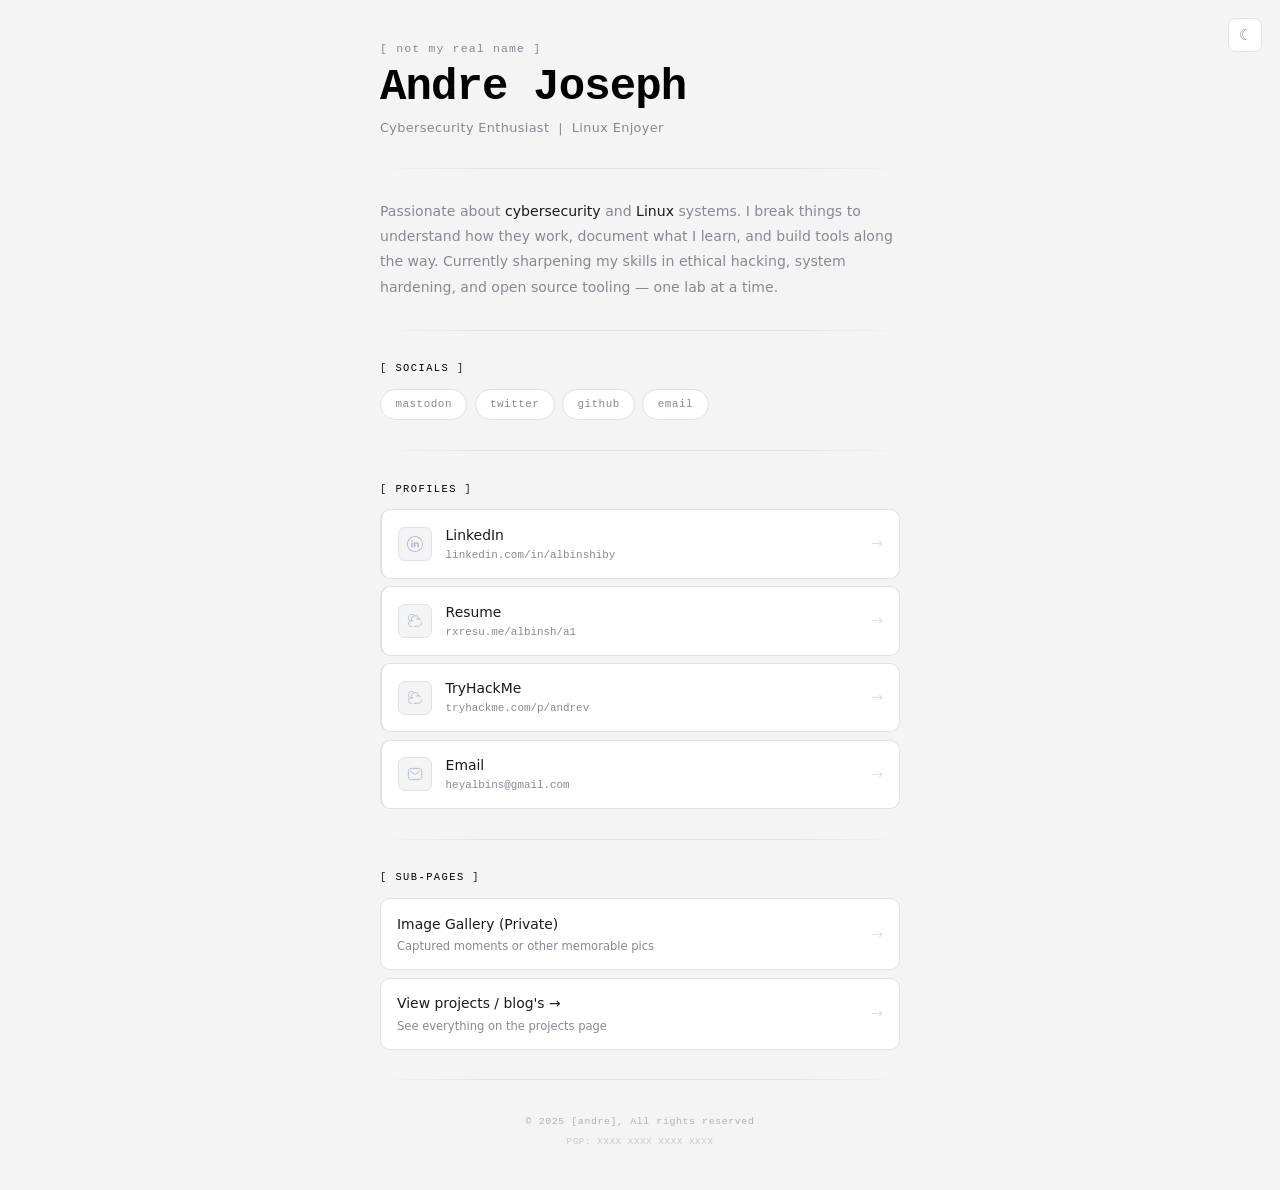
<file: index.html>
<!doctype html>
<html lang="en">
    <head>
        <meta charset="UTF-8" />
        <meta name="viewport" content="width=device-width, initial-scale=1.0" />
        <title>Andre Joseph — Just happen to be here</title>
        <meta
            name="description"
            content="Andre — Cybersecurity enthusiast and Linux nerd. Breaking things, learning how they work, and building tools along the way."
        />
        <meta name="author" content="Andre" />
        <meta name="theme-color" content="#0e0e0f" />
        <meta property="og:title" content="Andre — Cybersecurity Enthusiast" />
        <meta
            property="og:description"
            content="Cybersecurity enthusiast and Linux nerd. Breaking things, learning how they work, and building tools along the way."
        />
        <meta property="og:type" content="website" />
        <meta property="og:url" content="https://avdrevygh.github.io/" />
        <link rel="canonical" href="https://avdrevygh.github.io/" />
        <meta name="twitter:card" content="summary" />
        <meta name="twitter:title" content="Andre — Cybersecurity Enthusiast" />
        <meta
            name="twitter:description"
            content="Cybersecurity enthusiast and Linux nerd. Breaking things, learning how they work, and building tools along the way."
        />
        <link rel="icon" type="image/svg+xml" href="assets/icons/ghost.png" />
        <link rel="stylesheet" href="assets/css/main.css" />
    </head>
    <body>
        <button
            class="toggle-btn"
            onclick="toggleTheme()"
            title="Toggle light/dark mode"
            aria-label="Toggle light/dark mode"
        >
            <span id="theme-icon">☀</span>
        </button>

        <main class="card">
            <!-- ── Header ── -->
            <header>
                <p class="handle">[ not my real name ]</p>
                <h1 class="name">Andre Joseph</h1>
                <p class="subheading">
                    Cybersecurity Enthusiast &nbsp;|&nbsp; Linux Enjoyer
                </p>
            </header>

            <div class="divider"></div>

            <!-- ── Intro ── -->
            <p class="intro">
                Passionate about <strong>cybersecurity</strong> and
                <strong>Linux</strong> systems. I break things to understand how
                they work, document what I learn, and build tools along the way.
                Currently sharpening my skills in ethical hacking, system
                hardening, and open source tooling — one lab at a time.
            </p>

            <div class="divider"></div>

            <!-- ── Socials ── -->
            <!-- TO ADD: copy any social-pill line, update href and text -->
            <section>
                <p class="section-label">Socials</p>
                <div class="socials">
                    <a
                        class="social-pill"
                        href="#"
                        target="_blank"
                        rel="noopener noreferrer"
                        >mastodon</a
                    >
                    <a
                        class="social-pill"
                        href="#"
                        target="_blank"
                        rel="noopener noreferrer"
                        >twitter</a
                    >

                    <a
                        class="social-pill"
                        href="https://github.com/avdrevygh"
                        target="_blank"
                        rel="noopener noreferrer"
                        >github</a
                    >
                    <a
                        class="social-pill"
                        href="mailto:heyalbins@gmail.com"
                        target="_blank"
                        rel="noopener noreferrer"
                        >email</a
                    >

                    <!-- add more pills here -->
                </div>
            </section>

            <div class="divider"></div>

            <!-- ── Profiles ── -->
            <!-- TO ADD: copy any link-item block, update href, link-name, link-handle, img src -->
            <section>
                <p class="section-label">Profiles</p>
                <nav class="links">
                    <a
                        class="link-item"
                        href="https://www.linkedin.com/in/albinshiby"
                        target="_blank"
                        rel="noopener noreferrer"
                    >
                        <div class="link-left">
                            <div class="link-icon">
                                <img
                                    src="assets/icons/linkedin.svg"
                                    alt="LinkedIn"
                                />
                            </div>
                            <div class="link-info">
                                <span class="link-name">LinkedIn</span>
                                <span class="link-handle"
                                    >linkedin.com/in/albinshiby</span
                                >
                            </div>
                        </div>
                        <span class="link-arrow">→</span>
                    </a>

                    <a
                        class="link-item"
                        href="https://rxresu.me/albinsh/a1"
                        target="_blank"
                        rel="noopener noreferrer"
                    >
                        <div class="link-left">
                            <div class="link-icon">
                                <img
                                    src="assets/icons/tryhackme.svg"
                                    alt="TryHackMe"
                                />
                            </div>
                            <div class="link-info">
                                <span class="link-name">Resume</span>
                                <span class="link-handle"
                                    >rxresu.me/albinsh/a1</span
                                >
                            </div>
                        </div>
                        <span class="link-arrow">→</span>
                    </a>
                    <a
                        class="link-item"
                        href="https://tryhackme.com/p/andrev"
                        target="_blank"
                        rel="noopener noreferrer"
                    >
                        <div class="link-left">
                            <div class="link-icon">
                                <img
                                    src="assets/icons/tryhackme.svg"
                                    alt="TryHackMe"
                                />
                            </div>
                            <div class="link-info">
                                <span class="link-name">TryHackMe</span>
                                <span class="link-handle"
                                    >tryhackme.com/p/andrev</span
                                >
                            </div>
                        </div>
                        <span class="link-arrow">→</span>
                    </a>

                    <a class="link-item" href="mailto:heyalbins@gmail.com">
                        <div class="link-left">
                            <div class="link-icon">
                                <img src="assets/icons/email.svg" alt="Email" />
                            </div>
                            <div class="link-info">
                                <span class="link-name">Email</span>
                                <span class="link-handle"
                                    >heyalbins@gmail.com</span
                                >
                            </div>
                        </div>
                        <span class="link-arrow">→</span>
                    </a>
                </nav>
            </section>

            <div class="divider"></div>

            <!-- ── Projects ── -->
            <!-- TO ADD: copy any port-card block, update href, port-title, port-desc, port-tag -->
            <section>
                <p class="section-label">Sub-Pages</p>
                <div class="port-grid">
                    <a
                        class="port-card"
                        href="photos/index.html"
                        target="_blank"
                    >
                        <div class="port-info">
                            <span class="port-title"
                                >Image Gallery (Private)</span
                            >
                            <span class="port-desc"
                                >Captured moments or other memorable pics</span
                            >
                        </div>
                        <div class="port-meta">
                            <!-- --  <span class="port-tag">good-ads</span> -->
                            <span class="port-arrow">→</span>
                        </div>
                    </a>

                    <a class="port-card" href="pages/projects.html">
                        <div class="port-info">
                            <span class="port-title"
                                >View projects / blog's →</span
                            >
                            <span class="port-desc"
                                >See everything on the projects page</span
                            >
                        </div>
                        <div class="port-meta">
                            <span class="port-arrow">→</span>
                        </div>
                    </a>
                </div>
            </section>

            <div class="divider"></div>

            <footer class="footer">
                © 2025 [andre], All rights reserved
                <br />
                <span class="pgp">PGP: XXXX XXXX XXXX XXXX</span>
            </footer>
        </main>

        <script>
            const root = document.documentElement;
            const icon = document.getElementById("theme-icon");

            // System theme (fallback = light)
            function getSystemTheme() {
                return window.matchMedia("(prefers-color-scheme: dark)").matches
                    ? "dark"
                    : "light";
            }

            // Apply theme
            function applyTheme(theme) {
                root.classList.toggle("light", theme === "light");
                icon.textContent = theme === "light" ? "☾" : "☀";
            }

            // Get theme (session OR system)
            function getTheme() {
                try {
                    return sessionStorage.getItem("theme") || getSystemTheme();
                } catch {
                    return getSystemTheme();
                }
            }

            // Toggle theme (store in session only)
            function toggleTheme() {
                const current = root.classList.contains("light")
                    ? "light"
                    : "dark";
                const next = current === "light" ? "dark" : "light";

                try {
                    sessionStorage.setItem("theme", next);
                } catch {}

                applyTheme(next);
            }

            // Initial load
            applyTheme(getTheme());
        </script>
    </body>
</html>
</file>
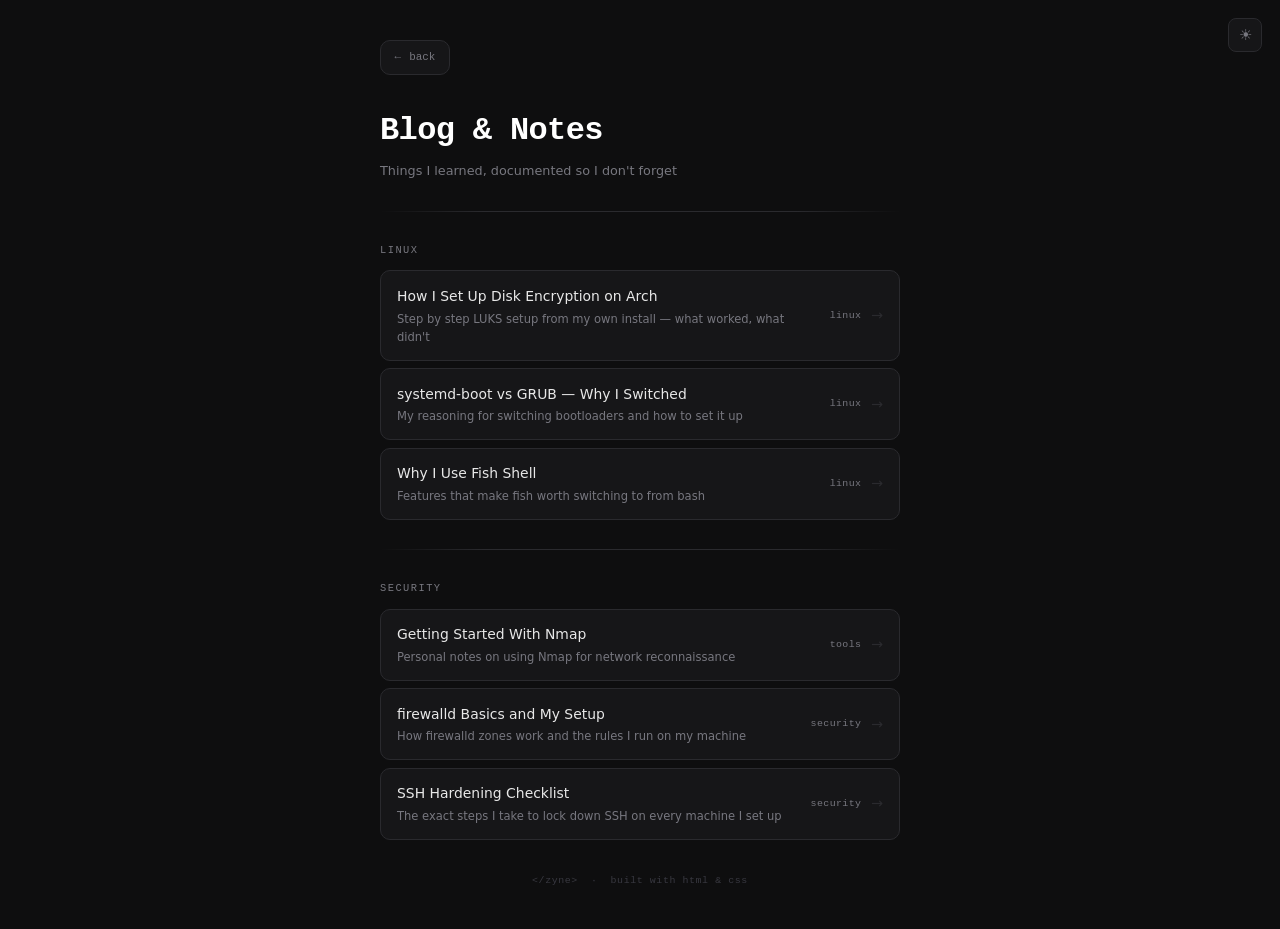
<file: pages/blog.html>
<!DOCTYPE html>
<html lang="en">
<head>
  <meta charset="UTF-8" />
  <meta name="viewport" content="width=device-width, initial-scale=1.0" />
  <title>Blog — Zyne</title>
  <meta name="description" content="Blog posts and notes on cybersecurity and Linux by Zyne." />
  <meta name="author" content="Zyne" />
  <meta name="theme-color" content="#0e0e0f" />
  <link rel="icon" type="image/svg+xml" href="data:image/svg+xml,<svg xmlns='http://www.w3.org/2000/svg' viewBox='0 0 32 32'><rect width='32' height='32' rx='6' fill='%230e0e0f'/><rect x='6' y='20' width='14' height='4' rx='1' fill='%23e8e8e8'/></svg>" />
  <link rel="stylesheet" href="../assets/css/inner.css" />
</head>
<body>

  <button class="toggle-btn" onclick="toggleTheme()" title="Toggle light/dark mode" aria-label="Toggle light/dark mode">
    <span id="theme-icon">☀</span>
  </button>

  <main class="card">

    <a class="back-btn" href="../index.html"><span class="back-arrow">←</span> back</a>

    <header>
      <h1 class="page-title">Blog &amp; Notes</h1>
      <p class="page-sub">Things I learned, documented so I don't forget</p>
    </header>

    <div class="divider"></div>

    <!-- Linux — TO ADD: copy any port-card block, update href, port-title, port-desc, port-tag -->
    <section>
      <p class="section-label">Linux</p>
      <div class="port-grid">

        <a class="port-card" href="https://github.com/yourusername/notes/blob/main/luks-setup.md" target="_blank" rel="noopener noreferrer">
          <div class="port-info">
            <span class="port-title">How I Set Up Disk Encryption on Arch</span>
            <span class="port-desc">Step by step LUKS setup from my own install — what worked, what didn't</span>
          </div>
          <div class="port-meta"><span class="port-tag">linux</span><span class="port-arrow">→</span></div>
        </a>

        <a class="port-card" href="https://github.com/yourusername/notes/blob/main/systemd-boot.md" target="_blank" rel="noopener noreferrer">
          <div class="port-info">
            <span class="port-title">systemd-boot vs GRUB — Why I Switched</span>
            <span class="port-desc">My reasoning for switching bootloaders and how to set it up</span>
          </div>
          <div class="port-meta"><span class="port-tag">linux</span><span class="port-arrow">→</span></div>
        </a>

        <a class="port-card" href="https://github.com/yourusername/notes/blob/main/fish-shell.md" target="_blank" rel="noopener noreferrer">
          <div class="port-info">
            <span class="port-title">Why I Use Fish Shell</span>
            <span class="port-desc">Features that make fish worth switching to from bash</span>
          </div>
          <div class="port-meta"><span class="port-tag">linux</span><span class="port-arrow">→</span></div>
        </a>

      </div>
    </section>

    <div class="divider"></div>

    <!-- Security -->
    <section>
      <p class="section-label">Security</p>
      <div class="port-grid">

        <a class="port-card" href="https://github.com/yourusername/notes/blob/main/nmap-guide.md" target="_blank" rel="noopener noreferrer">
          <div class="port-info">
            <span class="port-title">Getting Started With Nmap</span>
            <span class="port-desc">Personal notes on using Nmap for network reconnaissance</span>
          </div>
          <div class="port-meta"><span class="port-tag">tools</span><span class="port-arrow">→</span></div>
        </a>

        <a class="port-card" href="https://github.com/yourusername/notes/blob/main/firewalld.md" target="_blank" rel="noopener noreferrer">
          <div class="port-info">
            <span class="port-title">firewalld Basics and My Setup</span>
            <span class="port-desc">How firewalld zones work and the rules I run on my machine</span>
          </div>
          <div class="port-meta"><span class="port-tag">security</span><span class="port-arrow">→</span></div>
        </a>

        <a class="port-card" href="https://github.com/yourusername/notes/blob/main/ssh-hardening.md" target="_blank" rel="noopener noreferrer">
          <div class="port-info">
            <span class="port-title">SSH Hardening Checklist</span>
            <span class="port-desc">The exact steps I take to lock down SSH on every machine I set up</span>
          </div>
          <div class="port-meta"><span class="port-tag">security</span><span class="port-arrow">→</span></div>
        </a>

      </div>
    </section>

    <footer class="footer">&lt;/zyne&gt; &nbsp;·&nbsp; built with html &amp; css</footer>

  </main>

  <script>
    const root = document.documentElement;
    const icon = document.getElementById('theme-icon');
    function applyTheme(t) { root.classList.toggle('light', t === 'light'); icon.textContent = t === 'light' ? '☾' : '☀'; }
    function toggleTheme() { const next = root.classList.contains('light') ? 'dark' : 'light'; localStorage.setItem('theme', next); applyTheme(next); }
    applyTheme(localStorage.getItem('theme') || 'dark');
  </script>

</body>
</html>
</file>
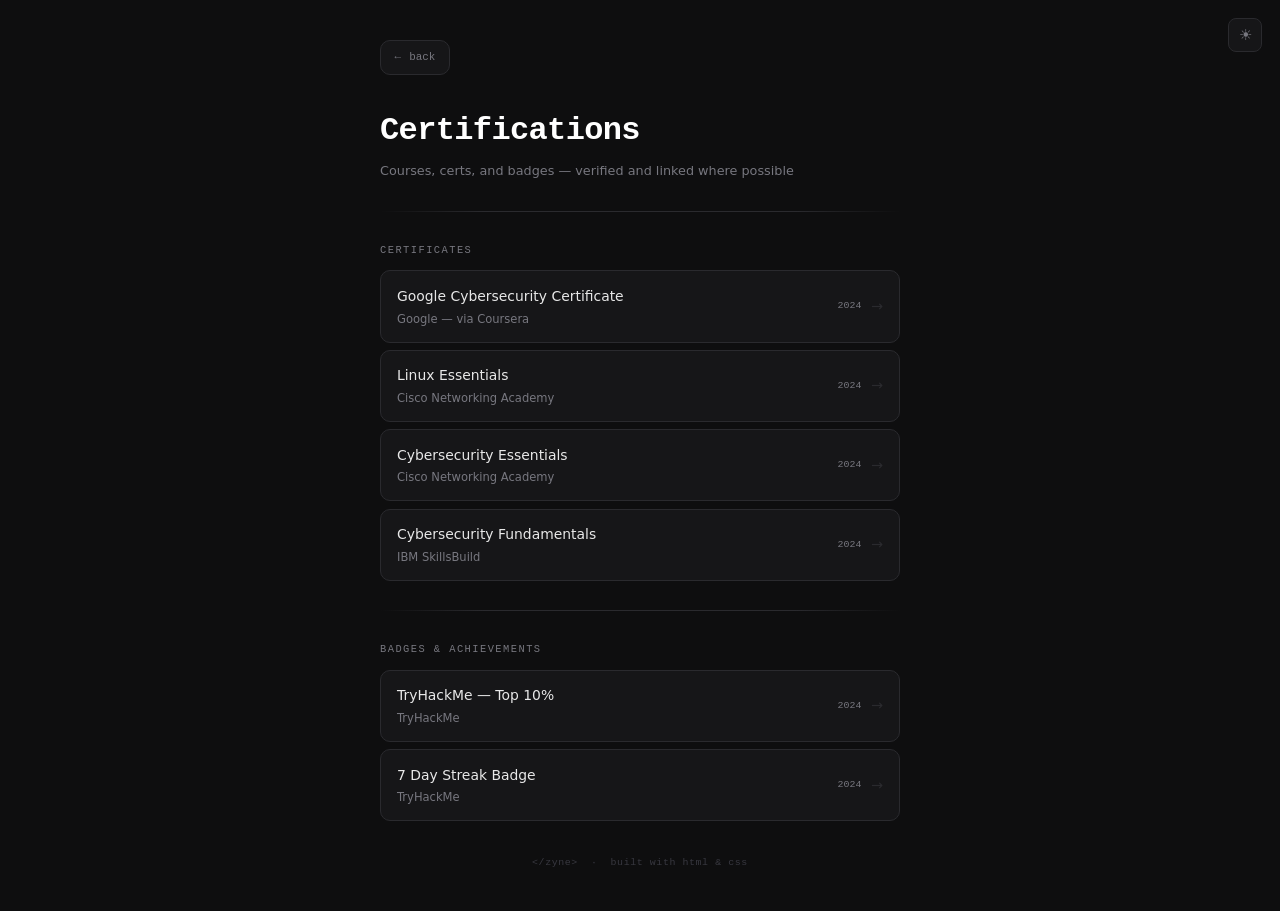
<file: pages/certs.html>
<!DOCTYPE html>
<html lang="en">
<head>
  <meta charset="UTF-8" />
  <meta name="viewport" content="width=device-width, initial-scale=1.0" />
  <title>Certifications — Zyne</title>
  <meta name="description" content="Certifications and badges earned by Zyne." />
  <meta name="author" content="Zyne" />
  <meta name="theme-color" content="#0e0e0f" />
  <link rel="icon" type="image/svg+xml" href="data:image/svg+xml,<svg xmlns='http://www.w3.org/2000/svg' viewBox='0 0 32 32'><rect width='32' height='32' rx='6' fill='%230e0e0f'/><rect x='6' y='20' width='14' height='4' rx='1' fill='%23e8e8e8'/></svg>" />
  <link rel="stylesheet" href="../assets/css/inner.css" />
</head>
<body>

  <button class="toggle-btn" onclick="toggleTheme()" title="Toggle light/dark mode" aria-label="Toggle light/dark mode">
    <span id="theme-icon">☀</span>
  </button>

  <main class="card">

    <a class="back-btn" href="../index.html"><span class="back-arrow">←</span> back</a>

    <header>
      <h1 class="page-title">Certifications</h1>
      <p class="page-sub">Courses, certs, and badges — verified and linked where possible</p>
    </header>

    <div class="divider"></div>

    <!-- Certificates — TO ADD: copy any cert-card block, update href, cert-title, cert-issuer, cert-year -->
    <!-- No link? Change <a class="cert-card" href="..."> to <div class="cert-card static"> and close with </div> -->
    <section>
      <p class="section-label">Certificates</p>
      <div class="cert-grid">

        <a class="cert-card" href="https://coursera.org/verify/example" target="_blank" rel="noopener noreferrer">
          <div class="cert-info">
            <span class="cert-title">Google Cybersecurity Certificate</span>
            <span class="cert-issuer">Google — via Coursera</span>
          </div>
          <div class="cert-meta"><span class="cert-year">2024</span><span class="cert-arrow">→</span></div>
        </a>

        <a class="cert-card" href="https://netacad.com" target="_blank" rel="noopener noreferrer">
          <div class="cert-info">
            <span class="cert-title">Linux Essentials</span>
            <span class="cert-issuer">Cisco Networking Academy</span>
          </div>
          <div class="cert-meta"><span class="cert-year">2024</span><span class="cert-arrow">→</span></div>
        </a>

        <a class="cert-card" href="https://netacad.com" target="_blank" rel="noopener noreferrer">
          <div class="cert-info">
            <span class="cert-title">Cybersecurity Essentials</span>
            <span class="cert-issuer">Cisco Networking Academy</span>
          </div>
          <div class="cert-meta"><span class="cert-year">2024</span><span class="cert-arrow">→</span></div>
        </a>

        <a class="cert-card" href="https://skillsbuild.org" target="_blank" rel="noopener noreferrer">
          <div class="cert-info">
            <span class="cert-title">Cybersecurity Fundamentals</span>
            <span class="cert-issuer">IBM SkillsBuild</span>
          </div>
          <div class="cert-meta"><span class="cert-year">2024</span><span class="cert-arrow">→</span></div>
        </a>

      </div>
    </section>

    <div class="divider"></div>

    <!-- Badges -->
    <section>
      <p class="section-label">Badges &amp; Achievements</p>
      <div class="cert-grid">

        <a class="cert-card" href="https://tryhackme.com/p/yourusername" target="_blank" rel="noopener noreferrer">
          <div class="cert-info">
            <span class="cert-title">TryHackMe — Top 10%</span>
            <span class="cert-issuer">TryHackMe</span>
          </div>
          <div class="cert-meta"><span class="cert-year">2024</span><span class="cert-arrow">→</span></div>
        </a>

        <a class="cert-card" href="https://tryhackme.com/p/yourusername" target="_blank" rel="noopener noreferrer">
          <div class="cert-info">
            <span class="cert-title">7 Day Streak Badge</span>
            <span class="cert-issuer">TryHackMe</span>
          </div>
          <div class="cert-meta"><span class="cert-year">2024</span><span class="cert-arrow">→</span></div>
        </a>

      </div>
    </section>

    <footer class="footer">&lt;/zyne&gt; &nbsp;·&nbsp; built with html &amp; css</footer>

  </main>

  <script>
    const root = document.documentElement;
    const icon = document.getElementById('theme-icon');
    function applyTheme(t) { root.classList.toggle('light', t === 'light'); icon.textContent = t === 'light' ? '☾' : '☀'; }
    function toggleTheme() { const next = root.classList.contains('light') ? 'dark' : 'light'; localStorage.setItem('theme', next); applyTheme(next); }
    applyTheme(localStorage.getItem('theme') || 'dark');
  </script>

</body>
</html>
</file>
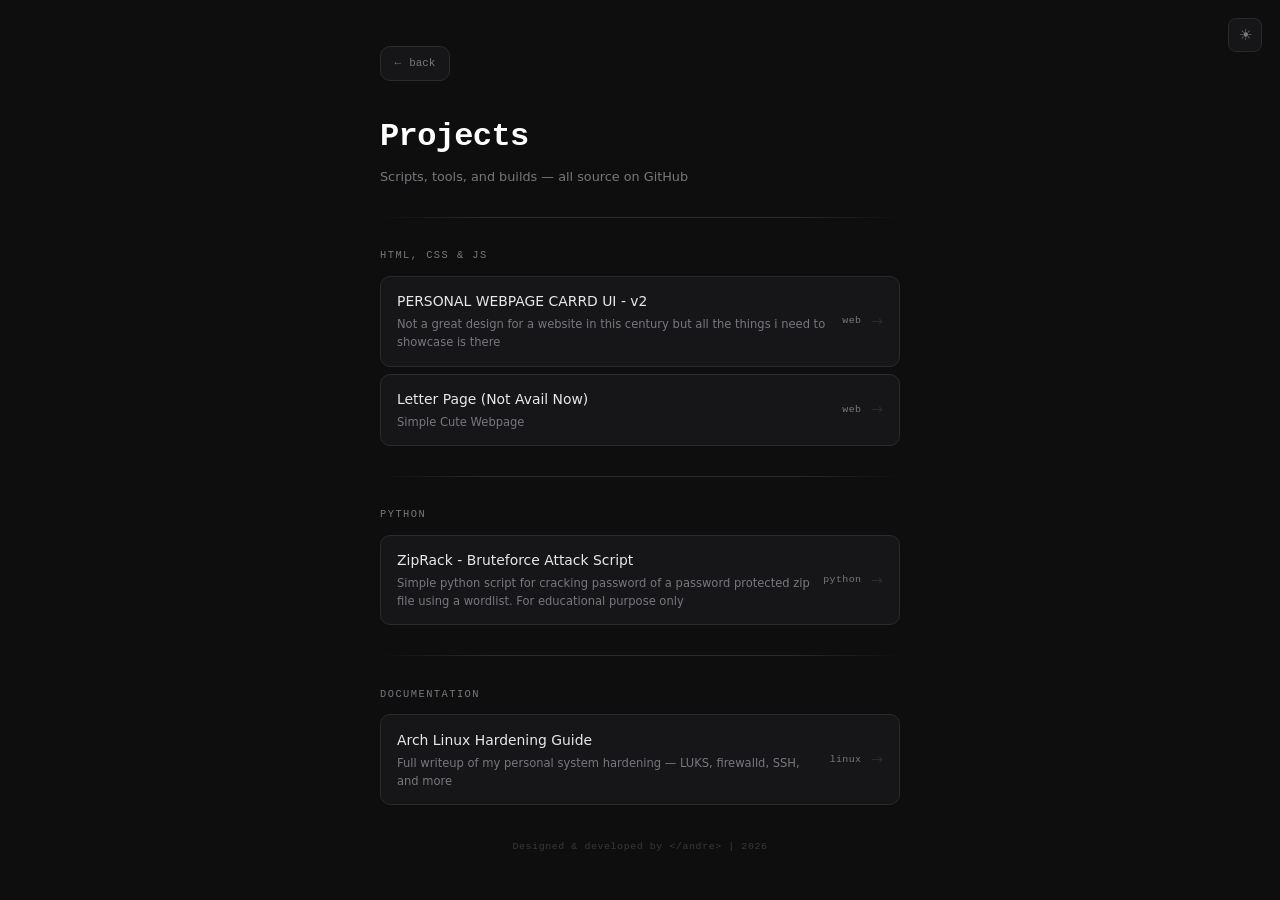
<file: pages/projects.html>
<!doctype html>
<html lang="en">
    <head>
        <meta charset="UTF-8" />
        <meta name="viewport" content="width=device-width, initial-scale=1.0" />
        <title>Projects — Andre</title>
        <meta
            name="description"
            content="Security scripts, tools, and Linux projects by Zyne."
        />
        <meta name="author" content="Zyne" />
        <meta name="theme-color" content="#0e0e0f" />
        <meta property="og:title" content="Projects — Andre" />
        <meta
            property="og:description"
            content="Security scripts, tools, and Linux projects by Andre."
        />
        <meta property="og:type" content="website" />
        <meta
            property="og:url"
            content="https://andreviaaa.github.io/pages/projects.html"
        />
        <link
            rel="canonical"
            href="https://andreviaaa.github.io/pages/projects.html"
        />
        <meta name="twitter:card" content="summary" />
        <link
            rel="icon"
            type="image/svg+xml"
            href="data:image/svg+xml,<svg xmlns='http://www.w3.org/2000/svg' viewBox='0 0 32 32'><rect width='32' height='32' rx='6' fill='%230e0e0f'/><rect x='6' y='20' width='14' height='4' rx='1' fill='%23e8e8e8'/></svg>"
        />
        <link rel="stylesheet" href="../assets/css/inner.css" />
    </head>
    <body>
        <button
            class="toggle-btn"
            onclick="toggleTheme()"
            title="Toggle light/dark mode"
            aria-label="Toggle light/dark mode"
        >
            <span id="theme-icon">☀</span>
        </button>

        <main class="card">
            <a class="back-btn" href="../index.html"
                ><span class="back-arrow">←</span> back</a
            >

            <header>
                <h1 class="page-title">Projects</h1>
                <p class="page-sub">
                    Scripts, tools, and builds — all source on GitHub
                </p>
            </header>

            <div class="divider"></div>

            <!-- Bash / Shell — TO ADD: copy any port-card block, update href, port-title, port-desc, port-tag -->
            <section>
                <p class="section-label">HTML, CSS &amp; JS</p>
                <div class="port-grid">
                    <a
                        class="port-card"
                        href="https://github.com/andreviaaa/carrd"
                        target="_blank"
                        rel="noopener noreferrer"
                    >
                        <div class="port-info">
                            <span class="port-title"
                                >PERSONAL WEBPAGE CARRD UI - v2</span
                            >
                            <span class="port-desc"
                                >Not a great design for a website in this
                                century but all the things i need to showcase is
                                there</span
                            >
                        </div>
                        <div class="port-meta">
                            <span class="port-tag">web</span
                            ><span class="port-arrow">→</span>
                        </div>
                    </a>

                    <a
                        class="port-card"
                        href="https://github.com/andreviaaa"
                        target="_blank"
                        rel="noopener noreferrer"
                    >
                        <div class="port-info">
                            <span class="port-title"
                                >Letter Page (Not Avail Now)</span
                            >
                            <span class="port-desc">Simple Cute Webpage </span>
                        </div>
                        <div class="port-meta">
                            <span class="port-tag">web</span
                            ><span class="port-arrow">→</span>
                        </div>
                    </a>
                </div>
            </section>

            <div class="divider"></div>

            <!-- Python -->
            <section>
                <p class="section-label">Python</p>
                <div class="port-grid">
                    <a
                        class="port-card"
                        href="https://github.com/andreviaaa/ziprack"
                        target="_blank"
                        rel="noopener noreferrer"
                    >
                        <div class="port-info">
                            <span class="port-title"
                                >ZipRack - Bruteforce Attack Script</span
                            >
                            <span class="port-desc"
                                >Simple python script for cracking password of a
                                password protected zip file using a wordlist.
                                For educational purpose only</span
                            >
                        </div>
                        <div class="port-meta">
                            <span class="port-tag">python</span
                            ><span class="port-arrow">→</span>
                        </div>
                    </a>
                </div>
            </section>

            <div class="divider"></div>

            <!-- Documentation -->
            <section>
                <p class="section-label">Documentation</p>
                <div class="port-grid">
                    <a
                        class="port-card"
                        href="#"
                        target="_blank"
                        rel="noopener noreferrer"
                    >
                        <div class="port-info">
                            <span class="port-title"
                                >Arch Linux Hardening Guide</span
                            >
                            <span class="port-desc"
                                >Full writeup of my personal system hardening —
                                LUKS, firewalld, SSH, and more</span
                            >
                        </div>
                        <div class="port-meta">
                            <span class="port-tag">linux</span
                            ><span class="port-arrow">→</span>
                        </div>
                    </a>
                </div>
            </section>

            <footer class="footer">
                Designed & developed by &lt;/andre&gt; | 2026
            </footer>
        </main>

        <script>
            const root = document.documentElement;
            const icon = document.getElementById("theme-icon");
            function applyTheme(t) {
                root.classList.toggle("light", t === "light");
                icon.textContent = t === "light" ? "☾" : "☀";
            }
            function toggleTheme() {
                const next = root.classList.contains("light")
                    ? "dark"
                    : "light";
                localStorage.setItem("theme", next);
                applyTheme(next);
            }
            applyTheme(localStorage.getItem("theme") || "dark");
        </script>
    </body>
</html>
</file>
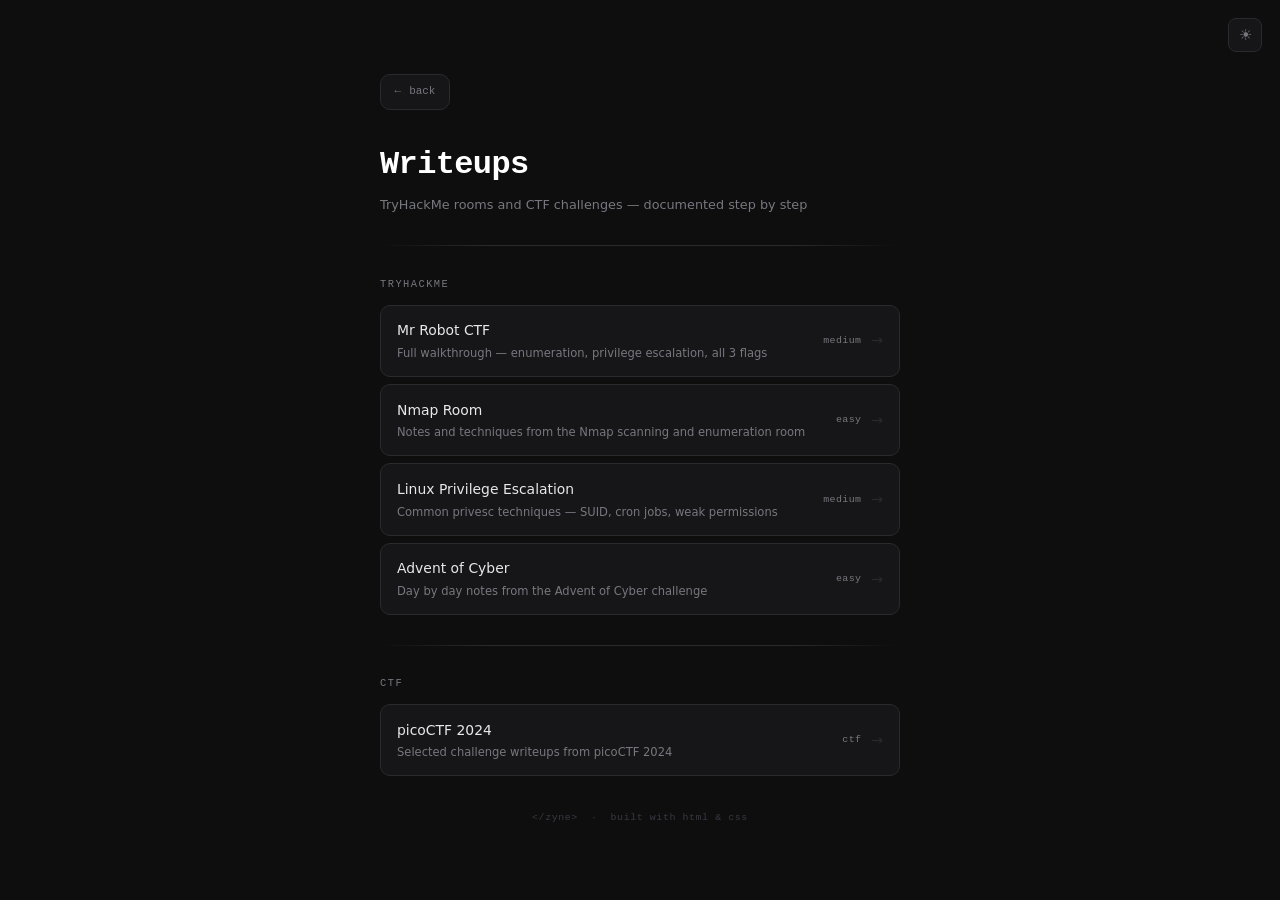
<file: pages/writeups.html>
<!DOCTYPE html>
<html lang="en">
<head>
  <meta charset="UTF-8" />
  <meta name="viewport" content="width=device-width, initial-scale=1.0" />
  <title>Writeups — Zyne</title>
  <meta name="description" content="TryHackMe and CTF writeups by Zyne." />
  <meta name="author" content="Zyne" />
  <meta name="theme-color" content="#0e0e0f" />
  <link rel="icon" type="image/svg+xml" href="data:image/svg+xml,<svg xmlns='http://www.w3.org/2000/svg' viewBox='0 0 32 32'><rect width='32' height='32' rx='6' fill='%230e0e0f'/><rect x='6' y='20' width='14' height='4' rx='1' fill='%23e8e8e8'/></svg>" />
  <link rel="stylesheet" href="../assets/css/inner.css" />
</head>
<body>

  <button class="toggle-btn" onclick="toggleTheme()" title="Toggle light/dark mode" aria-label="Toggle light/dark mode">
    <span id="theme-icon">☀</span>
  </button>

  <main class="card">

    <a class="back-btn" href="../index.html"><span class="back-arrow">←</span> back</a>

    <header>
      <h1 class="page-title">Writeups</h1>
      <p class="page-sub">TryHackMe rooms and CTF challenges — documented step by step</p>
    </header>

    <div class="divider"></div>

    <!-- TryHackMe — TO ADD: copy any port-card block, update href, port-title, port-desc, port-tag -->
    <section>
      <p class="section-label">TryHackMe</p>
      <div class="port-grid">

        <a class="port-card" href="https://github.com/yourusername/tryhackme-writeups/blob/main/mr-robot.md" target="_blank" rel="noopener noreferrer">
          <div class="port-info">
            <span class="port-title">Mr Robot CTF</span>
            <span class="port-desc">Full walkthrough — enumeration, privilege escalation, all 3 flags</span>
          </div>
          <div class="port-meta"><span class="port-tag">medium</span><span class="port-arrow">→</span></div>
        </a>

        <a class="port-card" href="https://github.com/yourusername/tryhackme-writeups/blob/main/nmap.md" target="_blank" rel="noopener noreferrer">
          <div class="port-info">
            <span class="port-title">Nmap Room</span>
            <span class="port-desc">Notes and techniques from the Nmap scanning and enumeration room</span>
          </div>
          <div class="port-meta"><span class="port-tag">easy</span><span class="port-arrow">→</span></div>
        </a>

        <a class="port-card" href="https://github.com/yourusername/tryhackme-writeups/blob/main/linux-privesc.md" target="_blank" rel="noopener noreferrer">
          <div class="port-info">
            <span class="port-title">Linux Privilege Escalation</span>
            <span class="port-desc">Common privesc techniques — SUID, cron jobs, weak permissions</span>
          </div>
          <div class="port-meta"><span class="port-tag">medium</span><span class="port-arrow">→</span></div>
        </a>

        <a class="port-card" href="https://github.com/yourusername/tryhackme-writeups/blob/main/advent-of-cyber.md" target="_blank" rel="noopener noreferrer">
          <div class="port-info">
            <span class="port-title">Advent of Cyber</span>
            <span class="port-desc">Day by day notes from the Advent of Cyber challenge</span>
          </div>
          <div class="port-meta"><span class="port-tag">easy</span><span class="port-arrow">→</span></div>
        </a>

      </div>
    </section>

    <div class="divider"></div>

    <!-- CTF -->
    <section>
      <p class="section-label">CTF</p>
      <div class="port-grid">

        <a class="port-card" href="https://github.com/yourusername/ctf-writeups/blob/main/picoctf-2024.md" target="_blank" rel="noopener noreferrer">
          <div class="port-info">
            <span class="port-title">picoCTF 2024</span>
            <span class="port-desc">Selected challenge writeups from picoCTF 2024</span>
          </div>
          <div class="port-meta"><span class="port-tag">ctf</span><span class="port-arrow">→</span></div>
        </a>

      </div>
    </section>

    <footer class="footer">&lt;/zyne&gt; &nbsp;·&nbsp; built with html &amp; css</footer>

  </main>

  <script>
    const root = document.documentElement;
    const icon = document.getElementById('theme-icon');
    function applyTheme(t) { root.classList.toggle('light', t === 'light'); icon.textContent = t === 'light' ? '☾' : '☀'; }
    function toggleTheme() { const next = root.classList.contains('light') ? 'dark' : 'light'; localStorage.setItem('theme', next); applyTheme(next); }
    applyTheme(localStorage.getItem('theme') || 'dark');
  </script>

</body>
</html>
</file>
<file: assets/css/main.css>
/* ============================================================
   main.css — base styles + index.html & 404.html
   zyne.github.io
   ============================================================ */

/* ── Reset ── */
*,
*::before,
*::after {
    box-sizing: border-box;
    margin: 0;
    padding: 0;
}
/* ── Smooth scroll ── */
html {
    scroll-behavior: smooth;
}

.pgp {
    font-family: var(--mono);
    font-size: 0.58rem;
    color: var(--muted);
    letter-spacing: 0.06em;
    margin-top: 0.3rem;
    display: block;
    filter: opacity(40%);
}
::selection {
    background: var(--text);
    color: var(--bg);
}
/* ── Scrollbar ── */
::-webkit-scrollbar {
    width: 4px;
}
::-webkit-scrollbar-track {
    background: var(--bg);
}
::-webkit-scrollbar-thumb {
    background: var(--muted);
    border-radius: 999px;
}
::-webkit-scrollbar-thumb:hover {
    background: var(--text);
}

/* ── Focus ring ── */
:focus-visible {
    outline: 1.5px solid var(--muted);
    outline-offset: 3px;
    border-radius: var(--radius);
}
/* ── Variables: Dark (default) ── */
:root {
    --bg: #0e0e0f;
    --surface: #161618;
    --border: #2a2a2e;
    --text: #e8e8e8;
    --muted: #77777f;
    --highlight: #ffffff;
    --hover-bg: #1c1c1f;
    --hover-bd: #4a4a52;
    --footer: #383840;
    --mono: "Courier New", Courier, monospace;
    --sans:
        -apple-system, BlinkMacSystemFont, "Segoe UI", system-ui, sans-serif;
    --radius: 10px;
    --max-width: 520px;
    --trans: 0.2s ease;
    --shimmer-from: #ffffff;
    --shimmer-mid: #777777;
}

/* ── Variables: Light ── */
:root.light {
    --bg: #f4f4f5;
    --surface: #ffffff;
    --border: #e2e2e5;
    --text: #1a1a1a;
    --muted: #888892;
    --highlight: #000000;
    --hover-bg: #f0f0f2;
    --hover-bd: #c0c0c8;
    --footer: #b0b0b8;
    --shimmer-from: #000000;
    --shimmer-mid: #555555;
}

/* ── Smooth theme transitions ── */
body,
.link-item,
.port-card,
.social-pill,
.link-icon,
.toggle-btn {
    transition:
        background-color var(--trans),
        border-color var(--trans),
        color var(--trans);
}

/* ── Base ── */
body {
    background-color: var(--bg);
    color: var(--text);
    font-family: var(--sans);
    font-size: 15px;
    line-height: 1.6;
    min-height: 100dvh;
    display: flex;
    flex-direction: column;
    align-items: center;
    justify-content: center;
    padding: 2.5rem 1.25rem;
    cursor:
        url("data:image/svg+xml,%3Csvg xmlns='http://www.w3.org/2000/svg' width='12' height='12'%3E%3Ccircle cx='6' cy='6' r='4' fill='%23111113' stroke='%23ffffff' stroke-width='1.5'/%3E%3C/svg%3E")
            6 6,
        auto;
}
a,
button,
[role="button"] {
    cursor:
        url("data:image/svg+xml,%3Csvg xmlns='http://www.w3.org/2000/svg' width='12' height='12'%3E%3Ccircle cx='6' cy='6' r='4' fill='%23111113' stroke='%23ffffff' stroke-width='1.5'/%3E%3Ccircle cx='6' cy='6' r='1.5' fill='%23ffffff'/%3E%3C/svg%3E")
            6 6,
        pointer;
}
/* ── Page wrapper ── */
.card {
    width: 100%;
    max-width: var(--max-width);
    display: flex;
    flex-direction: column;
    gap: 1.85rem;
}

/* ── Theme toggle ── */
.toggle-btn {
    position: fixed;
    top: 1.1rem;
    right: 1.1rem;
    width: 34px;
    height: 34px;
    display: flex;
    align-items: center;
    justify-content: center;
    background: var(--surface);
    border: 1px solid var(--border);
    border-radius: 8px;
    cursor: pointer;
    font-size: 0.95rem;
    color: var(--muted);
    user-select: none;
}
.toggle-btn:hover {
    border-color: var(--hover-bd);
    color: var(--text);
}

/* ── Divider ── */
.divider {
    width: 100%;
    height: 1px;
    background: linear-gradient(
        to right,
        transparent,
        var(--border) 20%,
        var(--border) 80%,
        transparent
    );
}

/* ── Section label ── */
.section-label {
    font-family: var(--mono);
    font-size: 0.65rem;
    color: var(--highlight);
    letter-spacing: 0.14em;
    text-transform: uppercase;
    margin-bottom: 0.75rem;
}
.section-label::before {
    content: "[ ";
    color: var(--text);
}
.section-label::after {
    content: " ]";
    color: var(--text);
}

/* ── Footer ── */
.footer {
    font-family: var(--mono);
    font-size: 0.62rem;
    color: var(--footer);
    text-align: center;
    letter-spacing: 0.06em;
    padding-top: 0.25rem;
}

/* ── INDEX: Header ── */
.handle {
    font-family: var(--mono);
    font-size: 0.72rem;
    color: var(--muted);
    letter-spacing: 0.1em;
    margin-bottom: 0.3rem;
    transition: color var(--trans);
    cursor: default;
}
.handle:hover {
    color: var(--muted);
}
.name {
    font-family: var(--mono);
    font-size: clamp(2rem, 8vw, 2.75rem);
    font-weight: 700;
    color: var(--highlight);
    letter-spacing: -0.02em;
    line-height: 1.1;
}
.subheading {
    font-size: 0.8rem;
    color: var(--muted);
    margin-top: 0.4rem;
    letter-spacing: 0.03em;
}

/* ── INDEX: Intro ── */
.intro {
    font-size: 0.88rem;
    color: var(--muted);
    line-height: 1.8;
}
.intro strong {
    color: var(--text);
    font-weight: 500;
}

/* ── INDEX: Social pills ── */
.socials {
    display: flex;
    flex-wrap: wrap;
    gap: 0.45rem;
}
.social-pill {
    display: inline-flex;
    align-items: center;
    padding: 0.38rem 0.9rem;
    background: var(--surface);
    border: 1px solid var(--border);
    border-radius: 999px;
    text-decoration: none;
    font-family: var(--mono);
    font-size: 0.68rem;
    color: var(--muted);
    letter-spacing: 0.05em;
}
.social-pill:hover {
    border-color: var(--hover-bd);
    color: var(--text);
    background: var(--hover-bg);
}

/* ── INDEX: Profile link rows ── */
.links {
    display: flex;
    flex-direction: column;
    gap: 0.45rem;
}
.link-item {
    display: flex;
    align-items: center;
    justify-content: space-between;
    padding: 0.85rem 1rem;
    background: var(--surface);
    border: 1px solid var(--border);
    border-left: 2px solid var(--border);
    border-radius: var(--radius);
    text-decoration: none;
    color: var(--text);
}
.link-item:hover {
    border-color: var(--hover-bd);
    border-left-color: var(--highlight);
    background: var(--hover-bg);
}
.link-left {
    display: flex;
    align-items: center;
    gap: 0.85rem;
}
.link-icon {
    width: 34px;
    height: 34px;
    display: flex;
    align-items: center;
    justify-content: center;
    background: var(--bg);
    border: 1px solid var(--border);
    border-radius: 7px;
    flex-shrink: 0;
}
.link-icon img {
    width: 16px;
    height: 16px;
    object-fit: contain;
    opacity: 0.5;
    transition: opacity var(--trans);
}
.link-item:hover .link-icon img {
    opacity: 1;
}
.link-info {
    display: flex;
    flex-direction: column;
    gap: 0.05rem;
}
.link-name {
    font-size: 0.87rem;
    font-weight: 500;
    color: var(--text);
}
.link-handle {
    font-family: var(--mono);
    font-size: 0.68rem;
    color: var(--muted);
}
.link-arrow {
    color: var(--border);
    font-size: 0.9rem;
    transition:
        color var(--trans),
        transform var(--trans);
}
.link-item:hover .link-arrow {
    color: var(--muted);
    transform: translateX(2px);
}

/* ── INDEX: Portfolio preview cards ── */
.port-grid {
    display: flex;
    flex-direction: column;
    gap: 0.45rem;
}
.port-card {
    display: flex;
    align-items: center;
    justify-content: space-between;
    padding: 0.85rem 1rem;
    background: var(--surface);
    border: 1px solid var(--border);
    border-radius: var(--radius);
    text-decoration: none;
    color: var(--text);
    transition:
        background-color var(--trans),
        border-color var(--trans);
}
.port-card:hover {
    border-color: var(--hover-bd);
    background: var(--hover-bg);
}
.port-info {
    display: flex;
    flex-direction: column;
    gap: 0.15rem;
}
.port-title {
    font-size: 0.87rem;
    font-weight: 500;
    color: var(--text);
}
.port-desc {
    font-size: 0.72rem;
    color: var(--muted);
}
.port-meta {
    display: flex;
    align-items: center;
    gap: 0.6rem;
    flex-shrink: 0;
    margin-left: 0.75rem;
}
.port-tag {
    font-family: var(--mono);
    font-size: 0.62rem;
    color: var(--muted);
    letter-spacing: 0.04em;
    white-space: nowrap;
}
.port-arrow {
    color: var(--border);
    font-size: 0.9rem;
    transition:
        color var(--trans),
        transform var(--trans);
}
.port-card:hover .port-arrow {
    color: var(--muted);
    transform: translateX(2px);
}

/* ── 404 ── */
.code-404 {
    font-family: var(--mono);
    font-size: clamp(3.5rem, 16vw, 5.5rem);
    font-weight: 700;
    color: var(--highlight);
    letter-spacing: -0.04em;
    line-height: 1;
}
.label-404 {
    font-family: var(--mono);
    font-size: 0.72rem;
    color: var(--muted);
    letter-spacing: 0.1em;
    margin-top: 0.5rem;
}
.message-404 {
    font-size: 0.88rem;
    color: var(--muted);
    line-height: 1.8;
}
.message-404 strong {
    color: var(--text);
    font-weight: 500;
}
.home-btn {
    display: inline-flex;
    align-items: center;
    gap: 0.5rem;
    padding: 0.85rem 1rem;
    background: var(--surface);
    border: 1px solid var(--border);
    border-radius: var(--radius);
    text-decoration: none;
    font-size: 0.87rem;
    font-weight: 500;
    color: var(--text);
    align-self: flex-start;
    transition:
        background-color var(--trans),
        border-color var(--trans);
}
.home-btn:hover {
    border-color: var(--hover-bd);
    background: var(--hover-bg);
}
.home-btn-arrow {
    color: var(--muted);
    transition: transform var(--trans);
}
.home-btn:hover .home-btn-arrow {
    transform: translateX(-2px);
}

/* ── Mobile ── */
@media (max-width: 400px) {
    .link-item,
    .port-card {
        padding: 0.75rem 0.85rem;
    }
    .social-pill {
        font-size: 0.65rem;
        padding: 0.32rem 0.75rem;
    }
}
</file>
<file: assets/css/inner.css>
/* ============================================================
   inner.css — styles for pages/ subpages
   projects.html, writeups.html, blog.html, certs.html
   zyne.github.io
   ============================================================ */

/* ── Reset ── */
*,
*::before,
*::after {
    box-sizing: border-box;
    margin: 0;
    padding: 0;
}
/* ── Smooth scroll ── */
html {
    scroll-behavior: smooth;
}

::selection {
    background: var(--text);
    color: var(--bg);
}
/* ── Focus ring ── */
:focus-visible {
    outline: 1.5px solid var(--muted);
    outline-offset: 3px;
    border-radius: var(--radius);
}
/* ── Variables: Dark (default) ── */
:root {
    --bg: #0e0e0f;
    --surface: #161618;
    --border: #2a2a2e;
    --text: #e8e8e8;
    --muted: #77777f;
    --highlight: #ffffff;
    --hover-bg: #1c1c1f;
    --hover-bd: #4a4a52;
    --footer: #383840;
    --mono: "Courier New", Courier, monospace;
    --sans:
        -apple-system, BlinkMacSystemFont, "Segoe UI", system-ui, sans-serif;
    --radius: 10px;
    --max-width: 520px;
    --trans: 0.2s ease;
}

/* ── Variables: Light ── */
:root.light {
    --bg: #f4f4f5;
    --surface: #ffffff;
    --border: #e2e2e5;
    --text: #1a1a1a;
    --muted: #888892;
    --highlight: #000000;
    --hover-bg: #f0f0f2;
    --hover-bd: #c0c0c8;
    --footer: #b0b0b8;
}

/* ── Smooth theme transitions ── */
body,
.port-card,
.cert-card,
.back-btn,
.toggle-btn {
    transition:
        background-color var(--trans),
        border-color var(--trans),
        color var(--trans);
}

/* ── Base ── */
body {
    background-color: var(--bg);
    color: var(--text);
    font-family: var(--sans);
    font-size: 15px;
    line-height: 1.6;
    min-height: 100dvh;
    display: flex;
    flex-direction: column;
    align-items: center;
    justify-content: center;
    padding: 2.5rem 1.25rem;
    cursor:
        url("data:image/svg+xml,%3Csvg xmlns='http://www.w3.org/2000/svg' width='12' height='12'%3E%3Ccircle cx='6' cy='6' r='4' fill='%23111113' stroke='%23ffffff' stroke-width='1.5'/%3E%3C/svg%3E")
            6 6,
        auto;
}
a,
button,
[role="button"] {
    cursor:
        url("data:image/svg+xml,%3Csvg xmlns='http://www.w3.org/2000/svg' width='12' height='12'%3E%3Ccircle cx='6' cy='6' r='4' fill='%23111113' stroke='%23ffffff' stroke-width='1.5'/%3E%3Ccircle cx='6' cy='6' r='1.5' fill='%23ffffff'/%3E%3C/svg%3E")
            6 6,
        pointer;
}
/* ── Page wrapper ── */
.card {
    width: 100%;
    max-width: var(--max-width);
    display: flex;
    flex-direction: column;
    gap: 1.85rem;
}

/* ── Theme toggle ── */
.toggle-btn {
    position: fixed;
    top: 1.1rem;
    right: 1.1rem;
    width: 34px;
    height: 34px;
    display: flex;
    align-items: center;
    justify-content: center;
    background: var(--surface);
    border: 1px solid var(--border);
    border-radius: 8px;
    cursor: pointer;
    font-size: 0.95rem;
    color: var(--muted);
    user-select: none;
}
.toggle-btn:hover {
    border-color: var(--hover-bd);
    color: var(--text);
}

/* ── Back button ── */
.back-btn {
    display: inline-flex;
    align-items: center;
    gap: 0.5rem;
    padding: 0.5rem 0.85rem;
    background: var(--surface);
    border: 1px solid var(--border);
    border-radius: var(--radius);
    text-decoration: none;
    font-family: var(--mono);
    font-size: 0.68rem;
    color: var(--muted);
    align-self: flex-start;
}
.back-btn:hover {
    border-color: var(--hover-bd);
    color: var(--text);
    background: var(--hover-bg);
}
.back-arrow {
    transition: transform var(--trans);
}
.back-btn:hover .back-arrow {
    transform: translateX(-2px);
}

/* ── Divider ── */
.divider {
    width: 100%;
    height: 1px;
    background: linear-gradient(
        to right,
        transparent,
        var(--border) 20%,
        var(--border) 80%,
        transparent
    );
}

/* ── Section label ── */
.section-label {
    font-family: var(--mono);
    font-size: 0.65rem;
    color: var(--muted);
    letter-spacing: 0.14em;
    text-transform: uppercase;
    margin-bottom: 0.75rem;
}

/* ── Page title ── */
.page-title {
    font-family: var(--mono);
    font-size: clamp(1.5rem, 6vw, 2rem);
    font-weight: 700;
    color: var(--highlight);
    letter-spacing: -0.02em;
}
.page-sub {
    font-size: 0.8rem;
    color: var(--muted);
    margin-top: 0.3rem;
}

/* ── Portfolio / writeup / blog cards ── */
.port-grid {
    display: flex;
    flex-direction: column;
    gap: 0.45rem;
}
.port-card {
    display: flex;
    align-items: center;
    justify-content: space-between;
    padding: 0.85rem 1rem;
    background: var(--surface);
    border: 1px solid var(--border);
    border-radius: var(--radius);
    text-decoration: none;
    color: var(--text);
}
.port-card:hover {
    border-color: var(--hover-bd);
    background: var(--hover-bg);
}
.port-info {
    display: flex;
    flex-direction: column;
    gap: 0.15rem;
}
.port-title {
    font-size: 0.87rem;
    font-weight: 500;
    color: var(--text);
}
.port-desc {
    font-size: 0.72rem;
    color: var(--muted);
}
.port-meta {
    display: flex;
    align-items: center;
    gap: 0.6rem;
    flex-shrink: 0;
    margin-left: 0.75rem;
}
.port-tag {
    font-family: var(--mono);
    font-size: 0.62rem;
    color: var(--muted);
    letter-spacing: 0.04em;
    white-space: nowrap;
}
.port-arrow {
    color: var(--border);
    font-size: 0.9rem;
    transition:
        color var(--trans),
        transform var(--trans);
}
.port-card:hover .port-arrow {
    color: var(--muted);
    transform: translateX(2px);
}

/* ── Cert cards ── */
.cert-grid {
    display: flex;
    flex-direction: column;
    gap: 0.45rem;
}
.cert-card {
    display: flex;
    align-items: center;
    justify-content: space-between;
    padding: 0.85rem 1rem;
    background: var(--surface);
    border: 1px solid var(--border);
    border-radius: var(--radius);
    text-decoration: none;
    color: var(--text);
}
.cert-card:hover {
    border-color: var(--hover-bd);
    background: var(--hover-bg);
}
.cert-card.static {
    cursor: default;
}
.cert-card.static:hover {
    border-color: var(--border);
    background: var(--surface);
}
.cert-info {
    display: flex;
    flex-direction: column;
    gap: 0.15rem;
}
.cert-title {
    font-size: 0.87rem;
    font-weight: 500;
    color: var(--text);
}
.cert-issuer {
    font-size: 0.72rem;
    color: var(--muted);
}
.cert-meta {
    display: flex;
    align-items: center;
    gap: 0.6rem;
    flex-shrink: 0;
    margin-left: 0.75rem;
}
.cert-year {
    font-family: var(--mono);
    font-size: 0.62rem;
    color: var(--muted);
    white-space: nowrap;
}
.cert-arrow {
    color: var(--border);
    font-size: 0.9rem;
    transition:
        color var(--trans),
        transform var(--trans);
}
.cert-card:hover .cert-arrow {
    color: var(--muted);
    transform: translateX(2px);
}

/* ── Footer ── */
.footer {
    font-family: var(--mono);
    font-size: 0.62rem;
    color: var(--footer);
    text-align: center;
    letter-spacing: 0.06em;
    padding-top: 0.25rem;
}

/* ── Mobile ── */
@media (max-width: 400px) {
    .port-card,
    .cert-card {
        padding: 0.75rem 0.85rem;
    }
}
</file>
